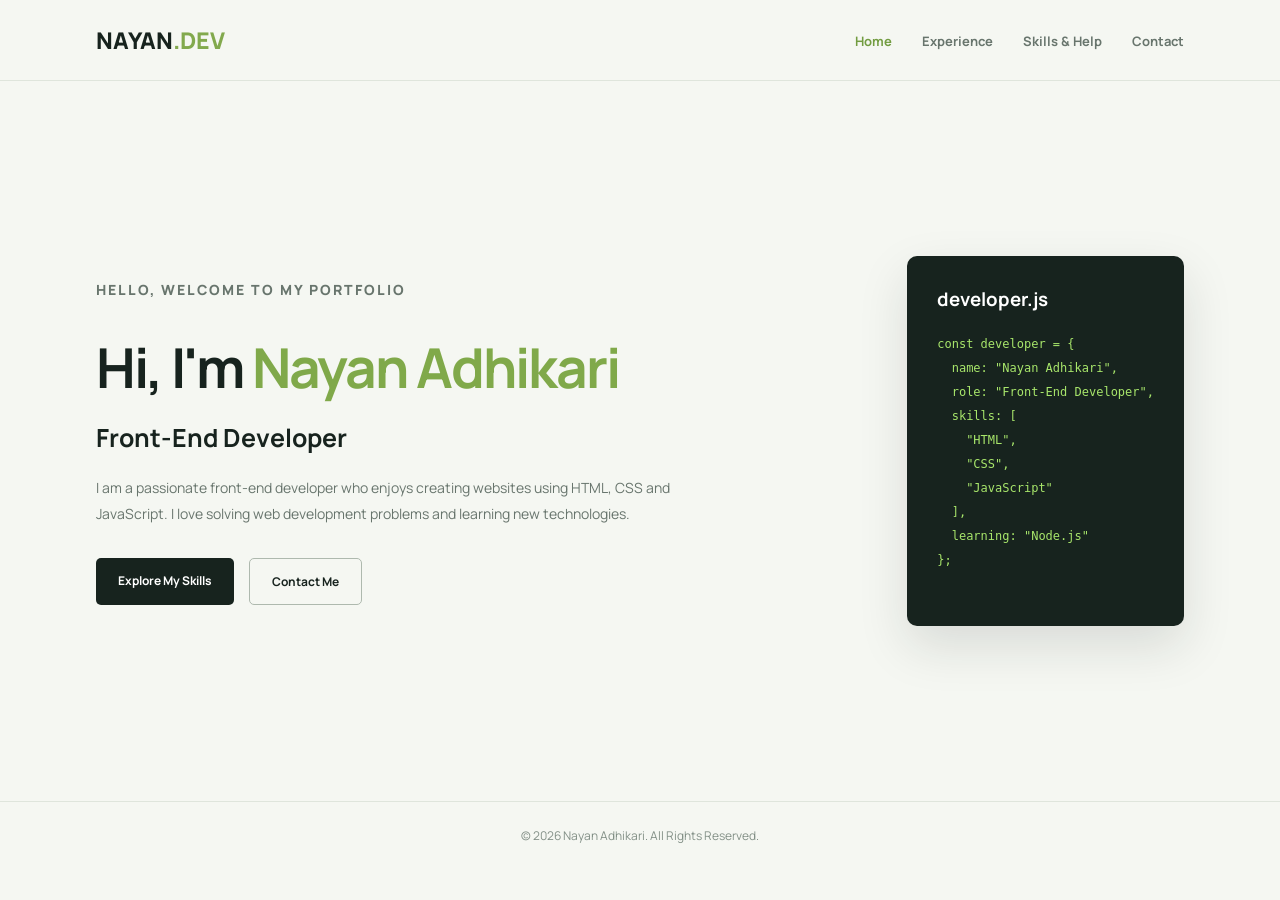
<file: protfolio/index.html>
<!DOCTYPE html>
<html lang="en">

<head>
    <meta charset="UTF-8">
    <meta name="viewport" content="width=device-width, initial-scale=1.0">
    <title>Nayan Adhikari | Front-End Developer</title>
    <link rel="stylesheet" href="style.css">
</head>

<body>

    <header>
        <nav class="navbar">
            <h2 class="logo">NAYAN<span>.DEV</span></h2>

            <ul class="nav-links">
                <li><a class="active" href="index.html">Home</a></li>
                <li><a href="experience.html">Experience</a></li>
                <li><a href="skills.html">Skills & Help</a></li>
                <li><a href="contact.html">Contact</a></li>
            </ul>
        </nav>
    </header>

    <section class="hero">
        <div class="hero-content">
            <p class="subtitle">HELLO, WELCOME TO MY PORTFOLIO</p>

            <h1>Hi, I'm <span>Nayan Adhikari</span></h1>

            <h2>Front-End Developer</h2>

            <p>
                I am a passionate front-end developer who enjoys
                creating websites using HTML, CSS and JavaScript.
                I love solving web development problems and learning
                new technologies.
            </p>

            <div class="buttons">
                <a href="skills.html" class="btn">Explore My Skills</a>
                <a href="contact.html" class="btn secondary">Contact Me</a>
            </div>
        </div>

        <div class="hero-image">
            <div class="code-box">
                <h3>developer.js</h3>
                <pre>
const developer = {
  name: "Nayan Adhikari",
  role: "Front-End Developer",
  skills: [
    "HTML",
    "CSS",
    "JavaScript"
  ],
  learning: "Node.js"
};
            </pre>
            </div>
        </div>
    </section>

    <footer>
        <p>© 2026 Nayan Adhikari. All Rights Reserved.</p>
    </footer>

    <script src="script.js"></script>
</body>

</html>
</file>
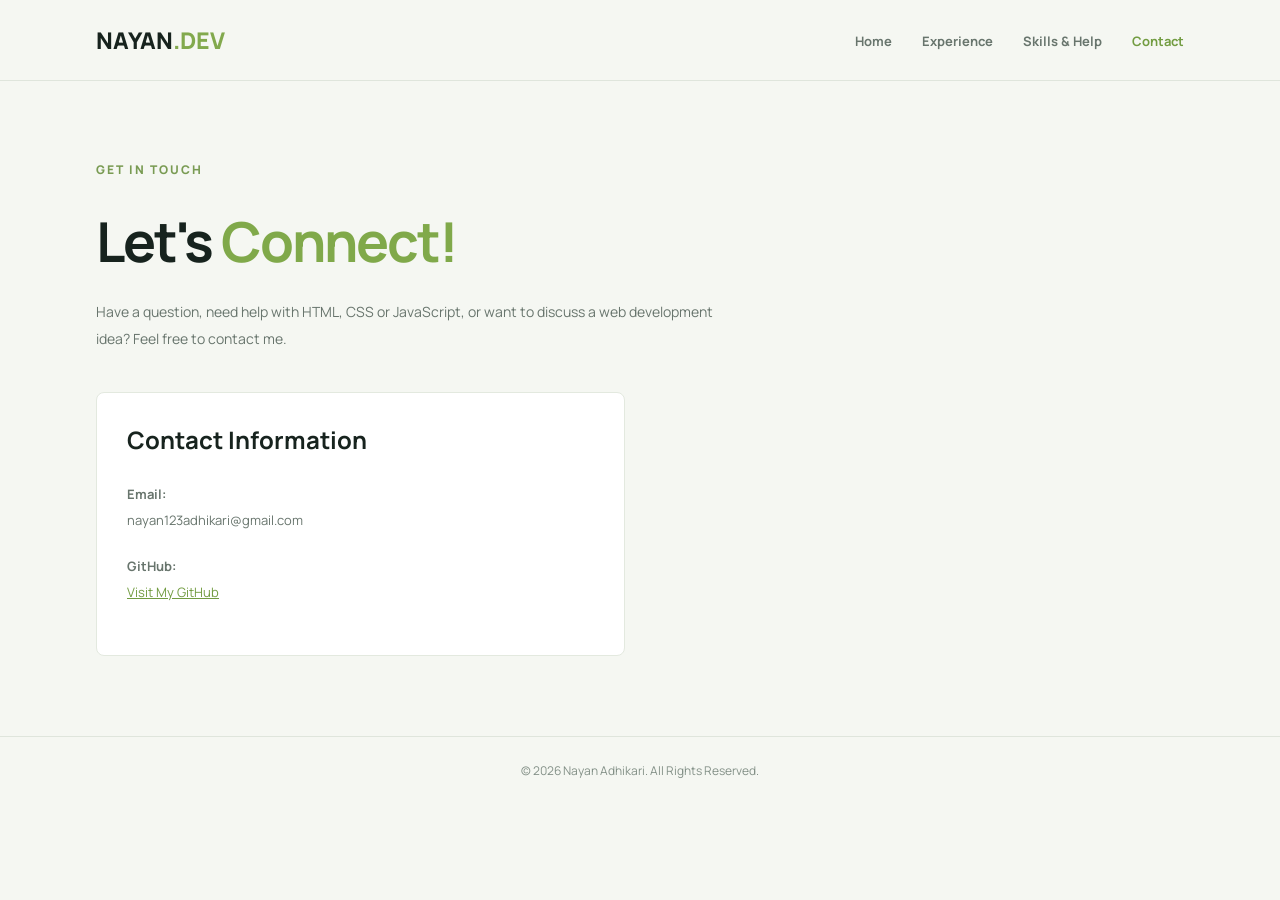
<file: protfolio/contact.html>
<!DOCTYPE html>
<html lang="en">
<head>
    <meta charset="UTF-8">
    <meta name="viewport" content="width=device-width, initial-scale=1.0">
    <title>Contact Me | Nayan</title>
    <link rel="stylesheet" href="style.css">
</head>
<body>

<header>
    <nav class="navbar">
        <h2 class="logo">NAYAN<span>.DEV</span></h2>

        <ul class="nav-links">
            <li><a href="index.html">Home</a></li>
            <li><a href="experience.html">Experience</a></li>
            <li><a href="skills.html">Skills & Help</a></li>
            <li><a class="active" href="contact.html">Contact</a></li>
        </ul>
    </nav>
</header>

<section class="page contact-page">

    <p class="subtitle">GET IN TOUCH</p>

    <h1>Let's <span>Connect!</span></h1>

    <p class="description">
        Have a question, need help with HTML, CSS or JavaScript,
        or want to discuss a web development idea?
        Feel free to contact me.
    </p>

    <div class="contact-container">

        <div class="contact-info">
            <h2>Contact Information</h2>

            <p>
                <strong>Email:</strong><br>
                nayan123adhikari@gmail.com
            </p>

            <p>
                <strong>GitHub:</strong><br>
                <a href="https://github.com/" target="_blank">
                    Visit My GitHub
                </a>
            </p>

        </div>
    </div>
</section>

<footer>
    <p>© 2026 Nayan Adhikari. All Rights Reserved.</p>
</footer>

<script src="script.js"></script>
</body>
</html>
</file>
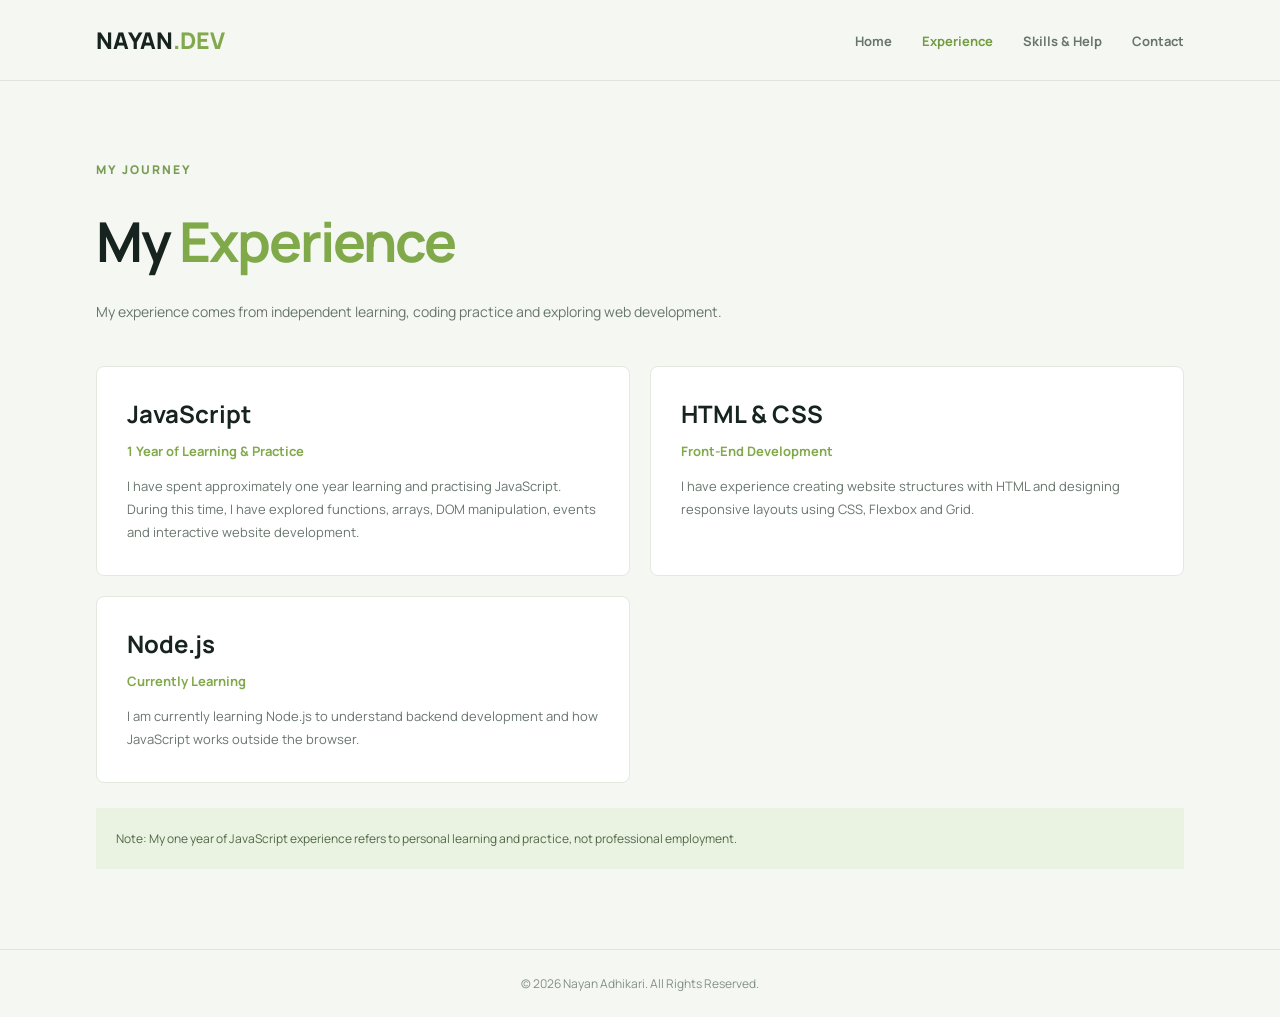
<file: protfolio/experience.html>
<!DOCTYPE html>
<html lang="en">
<head>
    <meta charset="UTF-8">
    <meta name="viewport" content="width=device-width, initial-scale=1.0">
    <title>My Experience | Nayan</title>
    <link rel="stylesheet" href="style.css">
</head>
<body>

<header>
    <nav class="navbar">
        <h2 class="logo">NAYAN<span>.DEV</span></h2>

        <ul class="nav-links">
            <li><a href="index.html">Home</a></li>
            <li><a class="active" href="experience.html">Experience</a></li>
            <li><a href="skills.html">Skills & Help</a></li>
            <li><a href="contact.html">Contact</a></li>
        </ul>
    </nav>
</header>

<section class="page">
    <p class="subtitle">MY JOURNEY</p>

    <h1>My <span>Experience</span></h1>

    <p class="description">
        My experience comes from independent learning,
        coding practice and exploring web development.
    </p>

    <div class="experience-container">

        <div class="experience-card">
            <h2>JavaScript</h2>
            <h3>1 Year of Learning & Practice</h3>

            <p>
                I have spent approximately one year learning
                and practising JavaScript. During this time,
                I have explored functions, arrays, DOM
                manipulation, events and interactive
                website development.
            </p>
        </div>

        <div class="experience-card">
            <h2>HTML & CSS</h2>
            <h3>Front-End Development</h3>

            <p>
                I have experience creating website structures
                with HTML and designing responsive layouts
                using CSS, Flexbox and Grid.
            </p>
        </div>

        <div class="experience-card">
            <h2>Node.js</h2>
            <h3>Currently Learning</h3>

            <p>
                I am currently learning Node.js to understand
                backend development and how JavaScript
                works outside the browser.
            </p>
        </div>

    </div>

    <p class="notice">
        Note: My one year of JavaScript experience refers
        to personal learning and practice, not professional employment.
    </p>
</section>

<footer>
    <p>© 2026 Nayan Adhikari. All Rights Reserved.</p>
</footer>

<script src="script.js"></script>
</body>
</html>
</file>
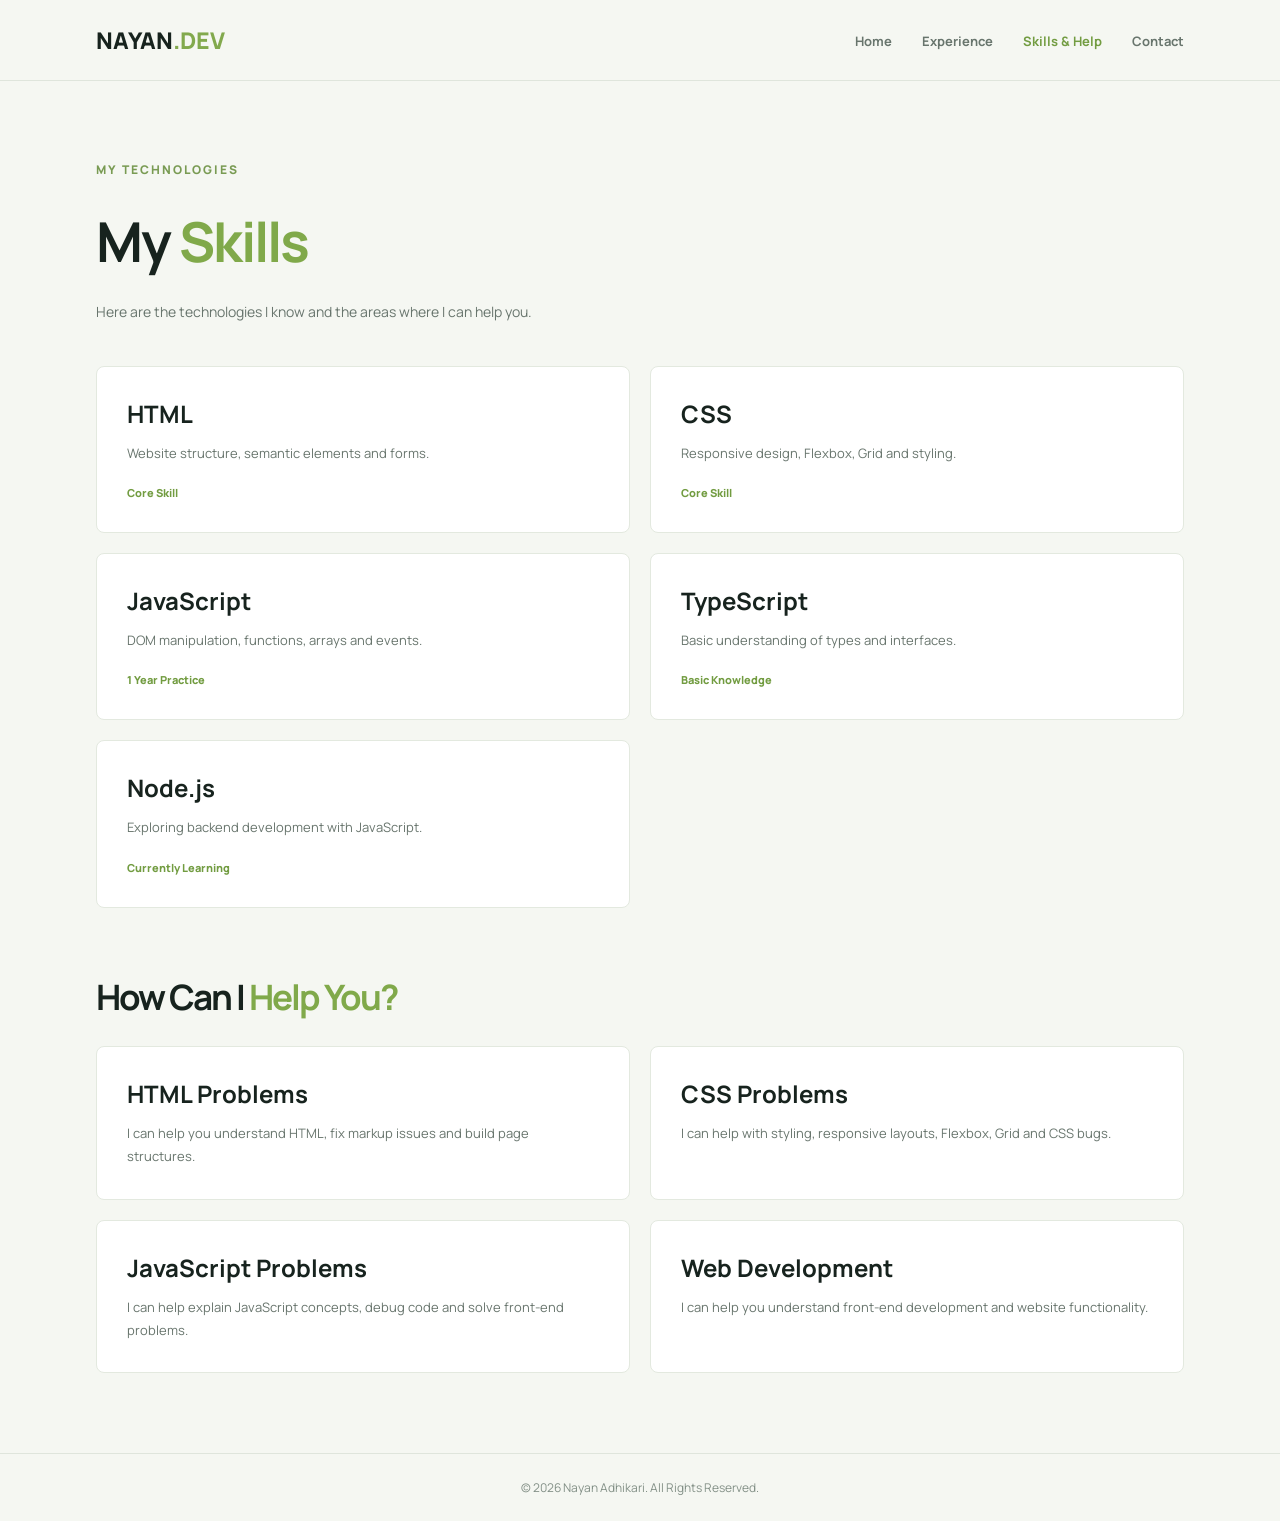
<file: protfolio/skills.html>
<!DOCTYPE html>
<html lang="en">
<head>
    <meta charset="UTF-8">
    <meta name="viewport" content="width=device-width, initial-scale=1.0">
    <title>My Skills | Nayan</title>
    <link rel="stylesheet" href="style.css">
</head>
<body>

<header>
    <nav class="navbar">
        <h2 class="logo">NAYAN<span>.DEV</span></h2>

        <ul class="nav-links">
            <li><a href="index.html">Home</a></li>
            <li><a href="experience.html">Experience</a></li>
            <li><a class="active" href="skills.html">Skills & Help</a></li>
            <li><a href="contact.html">Contact</a></li>
        </ul>
    </nav>
</header>

<section class="page">
    <p class="subtitle">MY TECHNOLOGIES</p>

    <h1>My <span>Skills</span></h1>

    <p class="description">
        Here are the technologies I know and the areas
        where I can help you.
    </p>

    <div class="skills-container">

        <div class="skill-card">
            <h2>HTML</h2>
            <p>Website structure, semantic elements and forms.</p>
            <span>Core Skill</span>
        </div>

        <div class="skill-card">
            <h2>CSS</h2>
            <p>Responsive design, Flexbox, Grid and styling.</p>
            <span>Core Skill</span>
        </div>

        <div class="skill-card">
            <h2>JavaScript</h2>
            <p>DOM manipulation, functions, arrays and events.</p>
            <span>1 Year Practice</span>
        </div>

        <div class="skill-card">
            <h2>TypeScript</h2>
            <p>Basic understanding of types and interfaces.</p>
            <span>Basic Knowledge</span>
        </div>

        <div class="skill-card">
            <h2>Node.js</h2>
            <p>Exploring backend development with JavaScript.</p>
            <span>Currently Learning</span>
        </div>

    </div>

    <h1 class="help-title">How Can I <span>Help You?</span></h1>

    <div class="help-container">

        <div class="help-card">
            <h2>HTML Problems</h2>
            <p>
                I can help you understand HTML,
                fix markup issues and build page structures.
            </p>
        </div>

        <div class="help-card">
            <h2>CSS Problems</h2>
            <p>
                I can help with styling, responsive layouts,
                Flexbox, Grid and CSS bugs.
            </p>
        </div>

        <div class="help-card">
            <h2>JavaScript Problems</h2>
            <p>
                I can help explain JavaScript concepts,
                debug code and solve front-end problems.
            </p>
        </div>

        <div class="help-card">
            <h2>Web Development</h2>
            <p>
                I can help you understand front-end
                development and website functionality.
            </p>
        </div>

    </div>
</section>

<footer>
    <p>© 2026 Nayan Adhikari. All Rights Reserved.</p>
</footer>

<script src="script.js"></script>
</body>
</html>
</file>
<file: protfolio/style.css>
@import url('https://fonts.googleapis.com/css2?family=Manrope:wght@400;500;600;700;800&display=swap');

* {
    margin: 0;
    padding: 0;
    box-sizing: border-box;
}

:root {
    --background: #f5f7f2;
    --dark: #17231e;
    --green: #a8e66b;
    --text: #68756d;
}

body {
    font-family: 'Manrope', sans-serif;
    background: var(--background);
    color: var(--dark);
}

/* NAVIGATION */

header {
    border-bottom: 1px solid #dfe5dc;
}

.navbar {
    width: 85%;
    margin: auto;
    height: 80px;
    display: flex;
    justify-content: space-between;
    align-items: center;
}

.logo {
    font-size: 23px;
    font-weight: 800;
}

.logo span {
    color: #82a94d;
}

.nav-links {
    display: flex;
    list-style: none;
    gap: 30px;
}

.nav-links a {
    text-decoration: none;
    color: var(--text);
    font-size: 13px;
    font-weight: 700;
    transition: .3s;
}

.nav-links a:hover,
.nav-links a.active {
    color: #729c41;
}

/* HOME PAGE */

.hero {
    width: 85%;
    min-height: 80vh;
    margin: auto;
    display: flex;
    align-items: center;
    justify-content: space-between;
    gap: 50px;
}

.hero-content {
    max-width: 600px;
}

.subtitle {
    color: #799b53;
    font-size: 12px;
    font-weight: 800;
    letter-spacing: 2px;
    margin-bottom: 25px;
}

h1 {
    font-size: 55px;
    letter-spacing: -2px;
    margin-bottom: 15px;
}

h1 span {
    color: #80a94a;
}

.hero-content h2 {
    font-size: 25px;
    margin-bottom: 20px;
}

.hero-content p,
.description {
    color: var(--text);
    line-height: 1.9;
    font-size: 14px;
}

.buttons {
    display: flex;
    gap: 15px;
    margin-top: 30px;
}

.btn {
    display: inline-block;
    background: var(--dark);
    color: white;
    padding: 14px 22px;
    border: none;
    border-radius: 5px;
    text-decoration: none;
    font-weight: 700;
    font-size: 12px;
    cursor: pointer;
}

.btn:hover {
    background: #365440;
}

.btn.secondary {
    background: transparent;
    color: var(--dark);
    border: 1px solid #aeb9ae;
}

.code-box {
    background: var(--dark);
    color: #a8e66b;
    padding: 30px;
    border-radius: 10px;
    box-shadow: 0 20px 50px #17231e20;
}

.code-box h3 {
    color: white;
    margin-bottom: 20px;
}

.code-box pre {
    font-size: 12px;
    line-height: 2;
    overflow-x: auto;
}

/* GENERAL PAGES */

.page {
    width: 85%;
    margin: auto;
    padding: 80px 0;
}

.page h1 {
    margin-bottom: 20px;
}

.description {
    max-width: 650px;
    margin-bottom: 40px;
}

.experience-container,
.skills-container,
.help-container {
    display: grid;
    grid-template-columns: repeat(2, 1fr);
    gap: 20px;
}

.experience-card,
.skill-card,
.help-card {
    background: white;
    padding: 30px;
    border: 1px solid #e3e9df;
    border-radius: 8px;
    transition: .3s;
}

.experience-card:hover,
.skill-card:hover,
.help-card:hover {
    transform: translateY(-5px);
    box-shadow: 0 12px 30px #17231e10;
}

.experience-card h2,
.skill-card h2,
.help-card h2 {
    margin-bottom: 12px;
}

.experience-card h3 {
    color: #80a94a;
    font-size: 13px;
    margin-bottom: 15px;
}

.experience-card p,
.skill-card p,
.help-card p {
    font-size: 13px;
    color: var(--text);
    line-height: 1.8;
}

.skill-card span {
    display: inline-block;
    margin-top: 20px;
    color: #729c41;
    font-size: 11px;
    font-weight: 800;
}

.notice {
    margin-top: 25px;
    padding: 20px;
    background: #eaf2e2;
    color: #526747;
    font-size: 12px;
    line-height: 1.8;
}

.help-title {
    margin-top: 65px;
    font-size: 35px;
}

.help-container {
    margin-top: 25px;
}


.contact-container {
    display: grid;
    grid-template-columns: 1fr 1fr;
    gap: 30px;
}

.contact-info,
form {
    background: white;
    padding: 30px;
    border-radius: 8px;
    border: 1px solid #e3e9df;
}

.contact-info h2 {
    margin-bottom: 25px;
}

.contact-info p {
    color: var(--text);
    font-size: 13px;
    line-height: 2;
    margin-bottom: 20px;
}

.contact-info a {
    color: #729c41;
}

form input,
form textarea {
    width: 100%;
    padding: 14px;
    margin-bottom: 15px;
    border: 1px solid #dfe5dc;
    border-radius: 5px;
    font-family: inherit;
    outline: none;
}

form input:focus,
form textarea:focus {
    border-color: #8ab45b;
}

form textarea {
    height: 140px;
    resize: vertical;
}


footer {
    text-align: center;
    padding: 25px;
    border-top: 1px solid #dfe5dc;
    color: #839087;
    font-size: 12px;
}


@media (max-width: 800px) {
    .navbar {
        width: 90%;
        height: auto;
        padding: 22px 0;
        align-items: flex-start;
        flex-direction: column;
        gap: 20px;
    }

    .nav-links {
        flex-wrap: wrap;
        gap: 18px;
    }

    .hero {
        width: 90%;
        padding: 60px 0;
        flex-direction: column;
        align-items: flex-start;
    }

    h1 {
        font-size: 42px;
    }

    .hero-content {
        width: 100%;
    }

    .hero-image {
        width: 100%;
    }

    .code-box {
        overflow: auto;
    }

    .page {
        width: 90%;
        padding: 60px 0;
    }

    .experience-container,
    .skills-container,
    .help-container,
    .contact-container {
        grid-template-columns: 1fr;
    }
}

@media (max-width: 450px) {
    .nav-links {
        gap: 12px;
    }

    .nav-links a {
        font-size: 11px;
    }

    .buttons {
        flex-wrap: wrap;
    }
}
</file>
